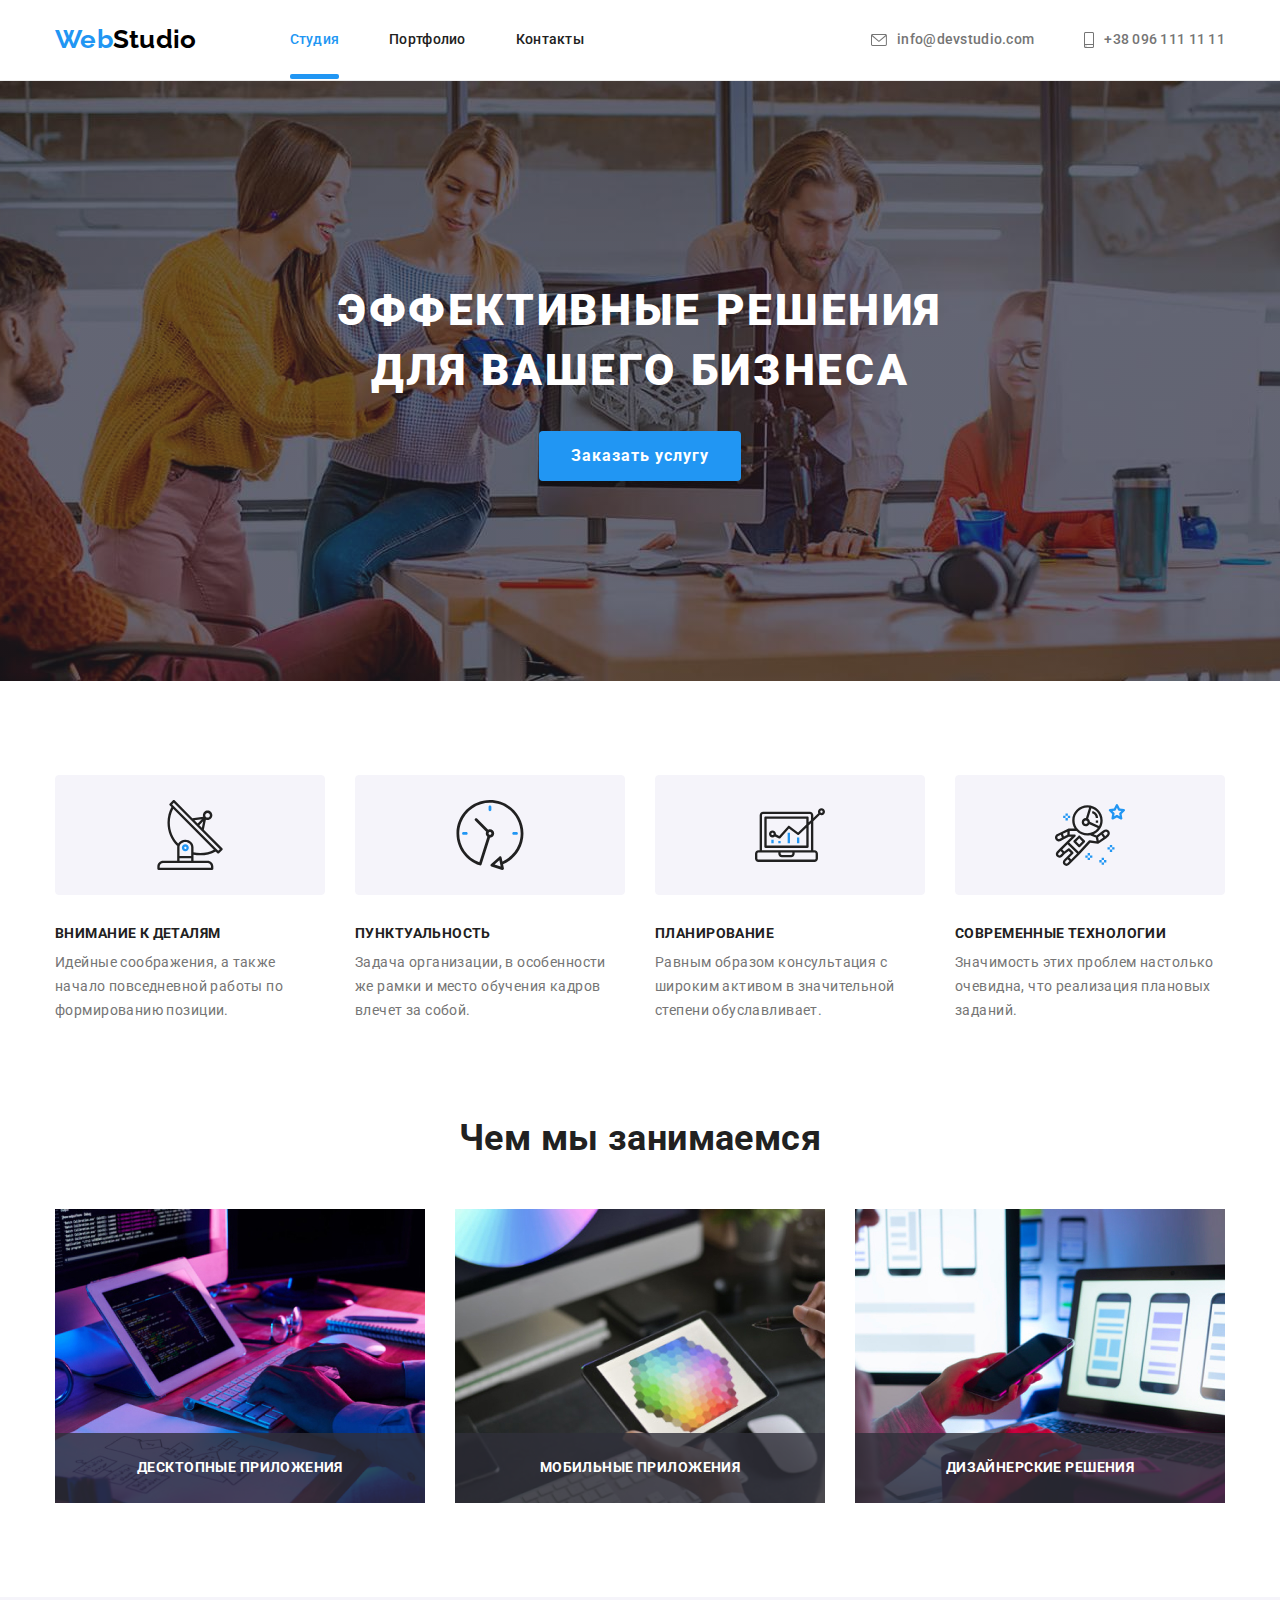
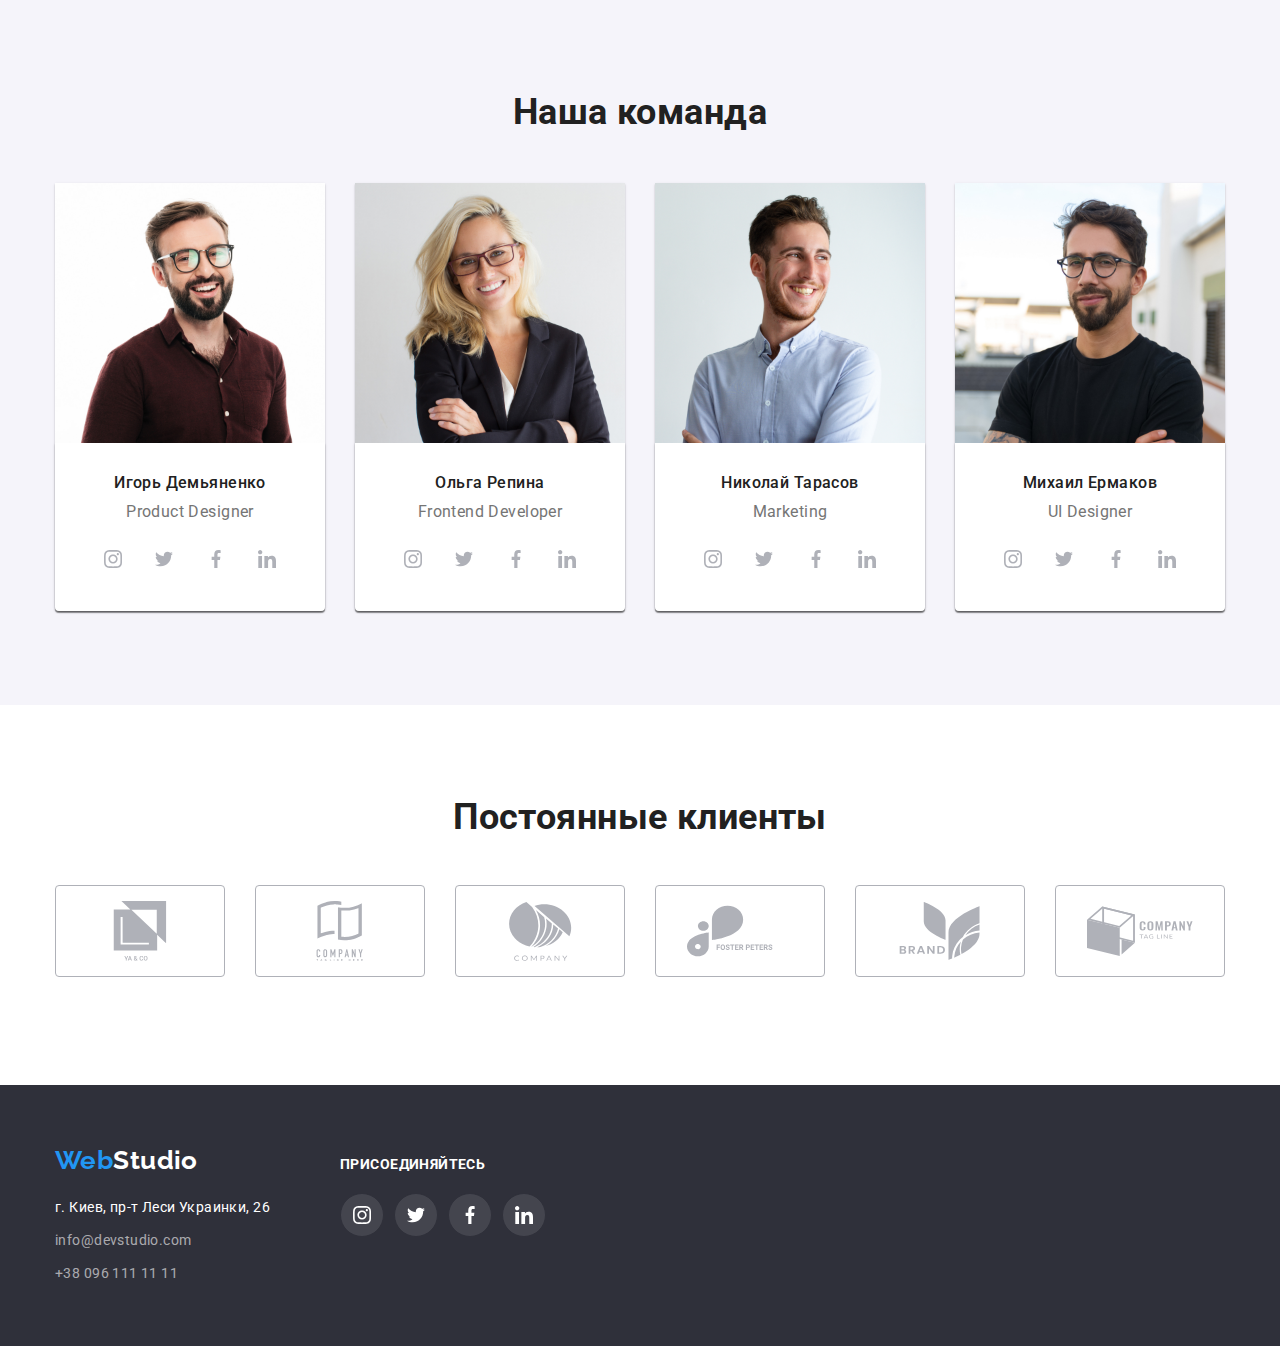
<file: index.html>
<!DOCTYPE html>
<html lang="ru">
<head>
	<meta charset="UTF-8">
	<meta http-equiv="X-UA-Compatible" content="IE=edge">
	<meta name="viewport" content="width=device-width, initial-scale=1.0">
	<title>Студия</title>
    <link href="https://fonts.googleapis.com/css2?family=Raleway:wght@700&family=Roboto:wght@400;500;700;900&display=swap"
        rel="stylesheet">
        <link rel="stylesheet" href="./css/modern-normalize.css" />
    <link rel="stylesheet" href="./css/styles.css" />
</head>
<body>
	<header class="header">
        <div class="container header-nav">
            <nav class="site-nav">
                <a href="./index.html" class="logo">Web<span class="accent-header">Studio</span></a>
                <ul class="list-force">
                    <li class="item"><a href="./index.html" class="link current">Студия</a></li>
                    <li class="item"><a href="./portfolio.html" class="link">Портфолио</a></li>
                    <li class="item"><a href="" class="link">Контакты</a></li>
                </ul>
            </nav>
            <address class="address-header">
                <ul class="list-force">
                    <li class="item">                        
                        <a href="mailto:info@devstudio.com" class="mail-header">
                            <svg class="mail-icon" width="16px" height="12px" aria-hidden="true">
                                <use href="./images/icons.svg#icon-mail"></use>
                            </svg>info@devstudio.com
                        </a>
                    </li>
                    <li class="item">                        
                        <a href="tel:+380961111111" class="tel">
                            <svg class="tel-icon" width="10px" height="16px" aria-hidden="true"> 
                                <use href="./images/icons.svg#icon-smartphone"></use>
                            </svg>+38 096 111 11 11
                        </a>
                    </li>
                </ul>
            </address>
            
        </div>
        

    </header>
	<main>
		<section class="section1 section">
           <div class="container">
                 <h1 class="h1">Эффективные решения <br> для вашего бизнеса</h1>
                 <button class="button1" type="button" data-modal-open>Заказать услугу</button>
                 
                 
           </div>
        </section>
        <section class="section2 section">
            <div class="container">
                <h2 class="visually-hidden">Наши преимущества</h2>
            <ul class="list-adv">
                <li class="item">
                    <div class="thumb">
                        <svg class="icon" width="70px" height="70px" aria-hidden="true">
                            <use href="./images/icons.svg#icon-antenna"></use>
                        </svg>
                    </div>
                    <h3 class="advantage">Внимание к деталям</h3>
                    <p class="description">Идейные соображения, а также начало повседневной работы по формированию позиции.</p>
                </li>
                <li class="item">
                    <div class="thumb">
                        <svg class="icon" width="70px" height="70px" aria-hidden="true">
                            <use href="./images/icons.svg#icon-clock"></use>
                        </svg>
                    </div>
                    <h3 class="advantage">Пунктуальность</h3>
                    <p class="description">Задача организации, в особенности же рамки и место обучения кадров влечет за собой.</p>
                </li>
                <li class="item">
                    <div class="thumb">
                        <svg class="icon" width="70px" height="70px" aria-hidden="true">
                            <use href="./images/icons.svg#icon-diagram"></use>
                        </svg>
                    </div>
                    <h3 class="advantage">Планирование</h3>
                    <p class="description">Равным образом консультация с широким активом в значительной степени обуславливает.</p>
                </li>
                <li class="item">
                    <div class="thumb">
                        <svg class="icon" width="70px" height="70px" aria-hidden="true">
                            <use href="./images/icons.svg#icon-astronaut"></use>
                        </svg>
                    </div>
                    <h3 class="advantage">Современные технологии</h3>
                    <p class="description">Значимость этих проблем настолько очевидна, что реализация плановых заданий.</p>
                </li>

            </ul>
            </div>
        </section>
		<section class="section3 section">
            <!-- Чем мы занимаемся -->
           
            <div class="container">
                <h2 class="h2">Чем мы занимаемся</h2>
                <ul class="list-photo">
                    <li class="item">                        
                            <img class="img" src="./images/photo.jpg" alt="Фото" width="370">
                            <div class="over">
                                <p class="text">Десктопные приложения</p>
                            </div>                        
                    </li>
                    <li class="item">                        
                            <img class="img" src="./images/photo1.jpg" alt="Фото1" width="370">
                            <div class="over">
                                <p class="text">Мобильные приложения</p>
                            </div>                        
                    </li>
                    <li class="item">                        
                            <img class="img" src="./images/photo2.jpg" alt="Фото2" width="370">
                            <div class="over">
                                <p class="text">Дизайнерские решения</p>
                            </div>
                    </li>
                </ul>
            </div>
        </section>
		<section class="section4 section">
			<div class="container">
                <h2 class="h2-name">Наша команда</h2>
                <ul class="list-team">
				    <li class="photo">
					    <img class="img" src="./images/idemyanenko.jpg" alt="Игорь Демьяненко" width="270">                
					    <div class="name-job">
                            <h3 class="h3-name">Игорь Демьяненко</h3>
                            <p class="prof">Product Designer</p> 
                            <ul class="social">
                                <li class="list-team">
                                    <a href="" class="button">
                                        <svg class="button-icon" width="20px" height="20px" aria-label="link instagram">
                                            <use href="./images/icons.svg#icon-instagram"></use>
                                         </svg>
                                    </a>                                        
                                </li>
                                <li class="list-team">
                                    <a href="" class="button">
                                        <svg class="button-icon" width="20px" height="20px" aria-label="link twitter">
                                            <use href="./images/icons.svg#icon-twitter"></use>
                                        </svg>
                                    </a>                                        
                                </li>
                                <li class="list-team">
                                    <a href="" class="button">
                                        <svg class="button-icon" width="20px" height="20px" aria-label="link facebook">
                                            <use href="./images/icons.svg#icon-facebook"></use>
                                        </svg>
                                    </a>                                        
                                </li>
                                <li class="list-team">
                                    <a href="" class="button">
                                        <svg class="button-icon" width="20px" height="20px" aria-label="link linkedin">
                                            <use href="./images/icons.svg#icon-linkedin"></use>
                                        </svg>
                                    </a>                                        
                                </li>
                            </ul>
                        </div>
				    </li>
				        <li class="photo">
					    <img class="img" src="./images/orepina.jpg" alt="Ольга Репина" width="270">
					    <div class="name-job">
                            <h3 class="h3-name">Ольга Репина</h3>
                            <p class="prof">Frontend Developer</p>
                            <ul class="social">
                                <li class="list-team">
                                    <a href="" class="button">
                                        <svg class="button-icon" width="20px" height="20px" aria-label="link instagram">
                                            <use href="./images/icons.svg#icon-instagram"></use>
                                         </svg>
                                    </a>                                        
                                </li>
                                <li class="list-team">
                                    <a href="" class="button">
                                        <svg class="button-icon" width="20px" height="20px" aria-label="link twitter">
                                            <use href="./images/icons.svg#icon-twitter"></use>
                                        </svg>
                                    </a>                                        
                                </li>
                                <li class="list-team">
                                    <a href="" class="button">
                                        <svg class="button-icon" width="20px" height="20px" aria-label="link facebook">
                                            <use href="./images/icons.svg#icon-facebook"></use>
                                        </svg>
                                    </a>                                        
                                </li>
                                <li class="list-team">
                                    <a href="" class="button">
                                        <svg class="button-icon" width="20px" height="20px" aria-label="link linkedin">
                                            <use href="./images/icons.svg#icon-linkedin"></use>
                                        </svg>
                                    </a>                                        
                                </li>
                            </ul>
                        </div>
				    </li>
				    <li class="photo">
					    <img class="img" src="./images/ntarasov.jpg" alt="Николай Тарасов" width="270">
					    <div class="name-job">
                            <h3 class="h3-name">Николай Тарасов</h3>
                            <p class="prof">Marketing</p>
                            <ul class="social">
                                <li class="list-team">
                                    <a href="" class="button">
                                        <svg class="button-icon" width="20px" height="20px" aria-label="link instagram">
                                            <use href="./images/icons.svg#icon-instagram"></use>
                                         </svg>
                                    </a>                                        
                                </li>
                                <li class="list-team">
                                    <a href="" class="button">
                                        <svg class="button-icon" width="20px" height="20px" aria-label="link twitter">
                                            <use href="./images/icons.svg#icon-twitter"></use>
                                        </svg>
                                    </a>                                        
                                </li>
                                <li class="list-team">
                                    <a href="" class="button">
                                        <svg class="button-icon" width="20px" height="20px" aria-label="link facebook">
                                            <use href="./images/icons.svg#icon-facebook"></use>
                                        </svg>
                                    </a>                                        
                                </li>
                                <li class="list-team">
                                    <a href="" class="button">
                                        <svg class="button-icon" width="20px" height="20px" aria-label="link linkedin">
                                            <use href="./images/icons.svg#icon-linkedin"></use>
                                        </svg>
                                    </a>                                        
                                </li>
                            </ul>
                        </div>
				    </li>
				    <li class="photo">
					    <img class="img" src="./images/mermakov.jpg" alt="Михаил Ермаков" width="270">
					    <div class="name-job">
                            <h3 class="h3-name">Михаил Ермаков</h3>
                            <p class="prof">UI Designer</p>
                            <ul class="social">
                                <li class="list-team">
                                    <a href="" class="button">
                                        <svg class="button-icon" width="20px" height="20px" aria-label="link instagram">
                                            <use href="./images/icons.svg#icon-instagram"></use>
                                         </svg>
                                    </a>                                        
                                </li>
                                <li class="list-team">
                                    <a href="" class="button">
                                        <svg class="button-icon" width="20px" height="20px" aria-label="link twitter">
                                            <use href="./images/icons.svg#icon-twitter"></use>
                                        </svg>
                                    </a>                                        
                                </li>
                                <li class="list-team">
                                    <a href="" class="button">
                                        <svg class="button-icon" width="20px" height="20px" aria-label="link facebook">
                                            <use href="./images/icons.svg#icon-facebook"></use>
                                        </svg>
                                    </a>                                        
                                </li>
                                <li class="list-team">
                                    <a href="" class="button">
                                        <svg class="button-icon" width="20px" height="20px" aria-label="link linkedin">
                                            <use href="./images/icons.svg#icon-linkedin"></use>
                                        </svg>
                                    </a>                                        
                                </li>
                            </ul>
                        </div>
				</li>
			</ul>

            </div>
		</section>
        <section class="section5 section">
            <div class="container">
            <!-- Постоянные клиенты -->
            <h2 class="h2-company">Постоянные клиенты</h2>
            <ul class="client">
                <li class="list-client">
                    <a href="" class="button">
                        <svg class="button-icon" width="106px" height="60px" aria-label="company1">
                            <use href="./images/icons.svg#icon-yaco"></use>
                        </svg>
                    </a>                        
                </li>
                <li class="list-client">
                    <a href="" class="button">
                        <svg class="button-icon" width="106px" height="60px" aria-label="company2">
                            <use href="./images/icons.svg#icon-companyhere"></use>
                        </svg>
                    </a>                        
                </li>
                <li class="list-client">
                    <a href="" class="button">
                        <svg class="button-icon" width="106px" height="60px" aria-label="company3">
                            <use href="./images/icons.svg#icon-company"></use>
                        </svg>
                    </a>                        
                </li>
                <li class="list-client">
                    <a href="" class="button">
                        <svg class="button-icon" width="106px" height="60px" aria-label="company4">
                            <use href="./images/icons.svg#icon-fooster"></use>
                        </svg>
                    </a>                       
                </li>
                <li class="list-client">
                    <a href="" class="button">
                        <svg class="button-icon" width="106px" height="60px" aria-label="company5">
                            <use href="./images/icons.svg#icon-brand"></use>
                        </svg>
                    </a>                        
                </li>
                <li class="list-client">
                    <a href="" class="button">
                        <svg class="button-icon" width="106px" height="60px" aria-label="company6">
                            <use href="./images/icons.svg#icon-comanytag"></use>
                        </svg>
                    </a>                        
               </li>
            </ul>
            </div>
        </section>

	</main>
	<footer class="footer">
        <div class="container footer-container">
            <div class="foot">
                    <a href="./index.html" class="footer-logo">Web<span class="accent-footer">Studio</span></a>
                <address>
                    <ul class="list">
                        <li class="footer-link"><a class="address" href="https://bit.ly/3pXMvUd" target="_blank" rel="noopener noreferrer">г. Киев,
                             пр-т Леси
                             Украинки, 26</a></li>
                        <li class="footer-link"><a href="mailto:info@devstudio.com" class="mail-footer">info@devstudio.com</a></li>
                        <li class="footer-link"><a href="tel:+380961111111" class="tel-footer">+38 096 111 11 11</a></li>
                    </ul>
           
                </address>
            </div>
            <div class="social-link">
                <h3 class="h3-foot">присоединяйтесь</h3>
                    <ul class="social-foot">
                        <li class="list">
                            <a href="" class="button">
                                <svg class="button-icon" width="20px" height="20px" aria-hidden="true">
                                    <use href="./images/icons.svg#icon-instagram"></use>
                                </svg>
                            </a>
                        </li>
                        <li class="list">
                            <a href="" class="button">
                                <svg class="button-icon" width="20px" height="20px" aria-hidden="true">
                                    <use href="./images/icons.svg#icon-twitter"></use>
                                </svg>
                            </a>                              
                        </li>
                        <li class="list">
                            <a href="" class="button">
                                <svg class="button-icon" width="20px" height="20px" aria-hidden="true">
                                    <use href="./images/icons.svg#icon-facebook"></use>
                                    </svg>
                            </a>                                
                        </li>
                        <li class="list">
                            <a href="" class="button">
                                <svg class="button-icon" width="20px" height="20px" aria-hidden="true">
                                    <use href="./images/icons.svg#icon-linkedin"></use>
                                </svg>
                            </a>                                
                        </li>
                    </ul>
            </div>
        </div>
        
	</footer>
    <div class="backdrop is-hidden" data-modal>
        <div class="modal">
            <button class="button-close" type="button" data-modal-close>
                <svg class="button-icon-close" width="11px" height="11px" aria-hidden="true">
                    <use href="./images/icons.svg#icon-close"></use>
                </svg>
            </button>
        </div>
     </div>

	<script src="./js/modal.js"></script>
</body>
</html>
</file>
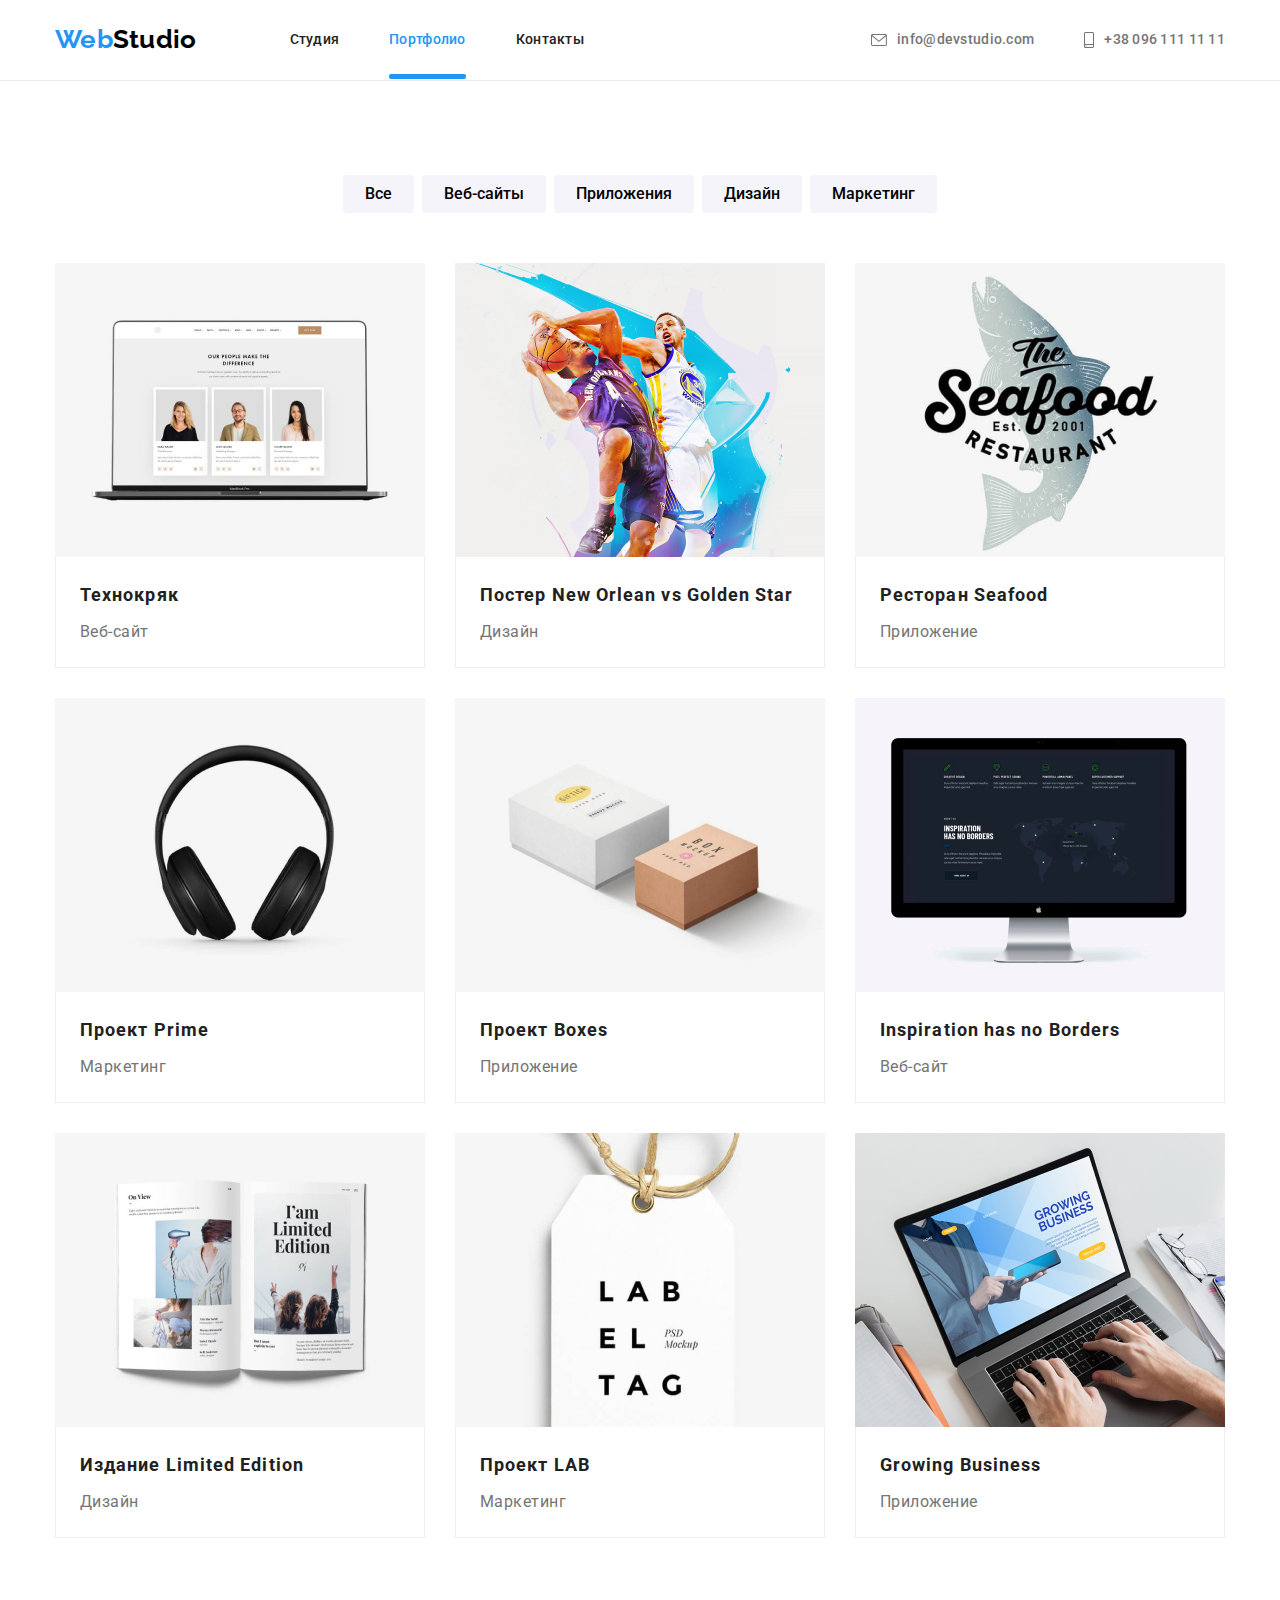
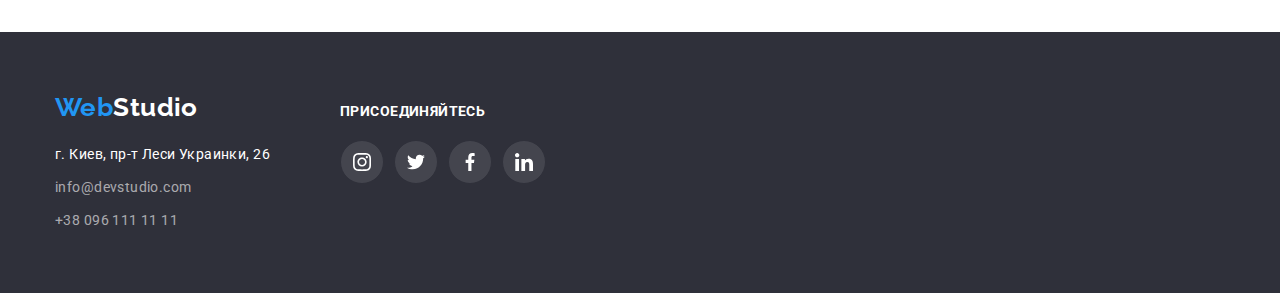
<file: portfolio.html>
<!DOCTYPE html>
<html lang="ru">

<head>
    <meta charset="UTF-8">
	<meta http-equiv="X-UA-Compatible" content="IE=edge">
	<meta name="viewport" content="width=device-width, initial-scale=1.0">
	<title>Студия</title>
    <link href="https://fonts.googleapis.com/css2?family=Raleway:wght@700&family=Roboto:wght@400;500;700;900&display=swap"
        rel="stylesheet">
        <link rel="stylesheet" href="./css/modern-normalize.css" />
    <link rel="stylesheet" href="./css/styles.css" />
   
</head>

<body>
   
   <header class="header">
    <div class="container header-nav">
        <nav class="site-nav">
            <a href="./index.html" class="logo">Web<span class="accent-header">Studio</span></a>
            <ul class="list-force">
                <li class="item"><a href="./index.html" class="link">Студия</a></li>
                <li class="item"><a href="./portfolio.html" class="link current">Портфолио</a></li>
                <li class="item"><a href="" class="link">Контакты</a></li>
            </ul>
        </nav>
        <address class="address-header">
            <ul class="list-force">
                <li class="item">                    
                    <a href="mailto:info@devstudio.com" class="mail-header">
                        <svg class="mail-icon" width="16px" height="12px" aria-hidden="true">
                            <use href="./images/icons.svg#icon-mail"></use>
                        </svg>
                        info@devstudio.com
                    </a>
                </li>
                <li class="item">                    
                    <a href="tel:+380961111111" class="tel">
                        <svg class="tel-icon" width="10px" height="16px" aria-hidden="true"> 
                            <use href="./images/icons.svg#icon-smartphone"></use>
                        </svg>
                        +38 096 111 11 11
                    </a>
                </li>
            </ul>
        </address>        
    </div>
    

</header>

    <main>
        <section class="portfolio section">
            
            <div class="container">
                <h1 class="visually-hidden">Список радиокнопок</h1>
                <ul class="control">
                    <li class="item"><button class="button2" type="button">Все</button></li>
                    <li class="item"><button class="button2" type="button">Веб-сайты</button></li>
                    <li class="item"><button class="button2" type="button">Приложения</button></li>
                    <li class="item"><button class="button2" type="button">Дизайн</button></li>
                    <li class="item"><button class="button2" type="button">Маркетинг</button></li>
                </ul>
            
            <ul class="gallery">
                <li class="item">                                      
                    <a href="" class="list-img">
                        <div class="overlay">                        
                            <img class="img" src="./images/tehnokryak.jpg" alt="ноутбук с портфолио"    width="370">                            
                                <span class="text">Ресурс предлагает комплексные предложения с разным   уровнем функционала и сервисов. Все это позволит посетителю получить  исчерпывающие сведения о компании или частном лице.</span> 
                        </div>                                                       
                        <div class="card"> 
                                <h2 class="projects">Технокряк</h2> 
                                <p class="description2">Веб-сайт</p> 
                        </div>                             
                                          
                    </a>                    
                </li>
                <li class="item">
                    <a href="" class="list-img">
                        <div class="overlay">
                            <img class="img" src="./images/posterno.jpg" 
                            alt="парни с мячем"
                            width="370">
                                <span class="text">Ресурс предлагает комплексные предложения с разным уровнем       функционала и сервисов. Все это позволит посетителю получить исчерпывающие      сведения о компании или частном лице.</span> 
                        </div>  
                        <div class="card">
                                <h2 class="projects">Постер New Orlean vs Golden Star</h2>
                                <p class="description2">Дизайн</p>
                        </div>
                   </a>
                </li>
                <li class="item">
                    <a href="" class="list-img">
                        <div class="overlay">
                            <img class="img" src="./images/seafoodrest.jpg"
                            alt="логотип рыбного ресторана" width="370">
                                <span class="text">Ресурс предлагает комплексные предложения с разным          уровнем   функционала и сервисов. Все это позволит посетителю получить         исчерпывающие    сведения о компании или частном лице.</span> 
                        </div>  
                        <div class="card">
                                <h2 class="projects">Ресторан Seafood</h2>
                                <p class="description2">Приложение</p>
                        </div>                                
                    </a>
                </li>
                <li class="item">
                    <a href="" class="list-img">
                        <div class="overlay">
                            <img class="img" src="./images/projectprime.jpg" 
                            alt="наушники" width="370">
                                <span class="text">Ресурс предлагает комплексные предложения с разным уровнем           функционала и сервисов. Все это позволит посетителю получить исчерпывающие          сведения о компании или частном лице.</span> 
                        </div> 
                        <div class="card">
                                <h2 class="projects">Проект Prime</h2>
                                <p class="description2">Маркетинг</p>
                        </div>                            
                   </a>
                </li>
                <li class="item">
                    <a href="" class="list-img">
                        <div class="overlay">
                            <img class="img" src="./images/projectbox.jpg" 
                            alt="коробки" width="370">
                                <span class="text">Ресурс предлагает комплексные предложения с разным уровнем           функционала и сервисов. Все это позволит посетителю получить исчерпывающие          сведения о компании или частном лице.</span> 
                        </div> 
                        <div class="card">
                                <h2 class="projects">Проект Boxes</h2>
                                <p class="description2">Приложение</p>
                        </div>                            
                  </a>
                </li>
                <li class="item">
                    <a href="" class="list-img">
                        <div class="overlay">
                            <img class="img" src="./images/inspiration.jpg" 
                            alt="монитор" width="370">
                                <span class="text">Ресурс предлагает комплексные предложения с разным уровнем           функционала и сервисов. Все это позволит посетителю получить исчерпывающие          сведения о компании или частном лице.</span> 
                        </div> 
                        <div class="card">
                                <h2 class="projects">Inspiration has no Borders</h2>
                                <p class="description2">Веб-сайт</p>
                        </div>                            
                  </a>
                </li>
                <li class="item">
                    <a href="" class="list-img">
                        <div class="overlay">
                            <img class="img" src="./images/limited.jpg" 
                            alt="журнал" width="370">
                                <span class="text">Ресурс предлагает комплексные предложения с разным   уровнем   функционала и сервисов. Все это позволит посетителю получить    исчерпывающие    сведения о компании или частном лице.</span> 
                        </div> 
                        <div class="card">
                                <h2 class="projects">Издание Limited Edition</h2>
                                <p class="description2">Дизайн</p>
                        </div>                            
                    </a>
                </li>
                <li class="item">
                    <a href="" class="list-img">
                        <div class="overlay">
                            <img class="img" src="./images/projectlab.jpg" 
                            alt="лейба" width="370">
                                <span class="text">Ресурс предлагает комплексные предложения с разным уровнем           функционала и сервисов. Все это позволит посетителю получить исчерпывающие          сведения о компании или частном лице.</span> 
                        </div> 
                        <div class="card">
                                <h2 class="projects">Проект LAB</h2>
                                <p class="description2">Маркетинг</p>
                        </div>                            
                    </a>
                </li>
                <li class="item">
                    <a href="" class="list-img">
                        <div class="overlay">
                            <img class="img" src="./images/growing.jpg" 
                            alt="работа на ноутбуке" width="370">
                                <span class="text">Ресурс предлагает комплексные предложения с разным уровнем           функционала и сервисов. Все это позволит посетителю получить исчерпывающие          сведения о компании или частном лице.</span> 
                        </div>                         
                        <div class="card">
                                <h2 class="projects">Growing Business</h2>
                                <p class="description2">Приложение</p>
                        </div>                        
                    </a>
                </li>
            </ul>
            </div>
        </section>
    
    </main>
    <footer class="footer">
        <div class="container footer-container">
            <div class="foot">
                <a href="./index.html" class="footer-logo">Web<span class="accent-footer">Studio</span></a>
            <address>
                <ul class="list">
                    <li class="footer-link"><a class="address" href="https://bit.ly/3pXMvUd" target="_blank" rel="noopener noreferrer">г. Киев,
                         пр-т Леси
                         Украинки, 26</a></li>
                    <li class="footer-link"><a href="mailto:info@devstudio.com" class="mail-footer">info@devstudio.com</a></li>
                    <li class="footer-link"><a href="tel:+380961111111" class="tel-footer">+38 096 111 11 11</a></li>
                </ul>
            </address>
            </div>
            
            <div class="social-link">
                <h3 class="h3-foot">присоединяйтесь</h3>
                    <ul class="social-foot">
                        <li class="list">
                            <a href="" class="button">
                                <svg class="button-icon" width="20px" height="20px" aria-hidden="true">
                                    <use href="./images/icons.svg#icon-instagram"></use>
                                </svg>
                            </a>
                        </li>
                        <li class="list">
                            <a href="" class="button">
                                <svg class="button-icon" width="20px" height="20px" aria-hidden="true">
                                    <use href="./images/icons.svg#icon-twitter"></use>
                                </svg>
                            </a>                                
                        </li>
                        <li class="list">
                            <a href="" class="button">
                                <svg class="button-icon" width="20px" height="20px" aria-hidden="true">
                                    <use href="./images/icons.svg#icon-facebook"></use>
                                    </svg>
                            </a>                                
                        </li>
                        <li class="list">
                            <a href="" class="button">
                                <svg class="button-icon" width="20px" height="20px" aria-hidden="true">
                                    <use href="./images/icons.svg#icon-linkedin"></use>
                                </svg>
                            </a>                                
                        </li>
                    </ul>
            </div>
        </div>
        
	</footer>
</body>

</html>
</file>
<file: css/styles.css>
:root {
    --pbg-color: #FFFFFF;
    --sbg-color: #F5F4FA;
    --tbg-color: #2F303A;
    --pt-color: #757575;
    --st-color: #212121;
    --tt-color: #ffffff;
    --accent-color: #2196F3;
    --ft-color: rgba(255, 255, 255, 0.6);
    --bb-color: #ECECEC;
    --bbt-color:#EEEEEE;
    --icon-primary-fill: #AFB1B8;
    --icon-background-color: rgba(255, 255, 255, 0.1);
    --bgt-color: rgba(47, 48, 58, 0.8);
    --bgo-color: rgba(33, 150, 243, 0.9);
    --timing-function: cubic-bezier(0.4, 0, 0.2, 1);
    }
    a {
        list-style-type: none;
        text-decoration: none; 
        font-style: normal;
    
    }
  

    address {
        text-decoration: none;
        font-style: normal;

    }
    li {
        text-decoration: none;
        list-style-type: none; 
    }
    h1,
    h2,
    h3,
    h4,
    h5,
    h6,
    p {
	    margin-top: 0;
    }
   

    body {
        background: var(--pbg-color);
        color: var(--pt-color);
        font-family: 'Roboto';
        font-size: 14px;
        letter-spacing: 0.03em;    
    }
    .container {
        max-width: 1200px;
        margin: 0 auto;
        width: 100%;
        padding-left: 15px;
        padding-right: 15px;
    }

/* header */


    .header {
        margin-top: 0;
        border-bottom: 1px solid var(--bb-color);
        background-color: var(--pbg-color);
        font-weight: 500;
        line-height: 1.14;
        letter-spacing: 0.02em; 
    }

    .header-nav {
        display: flex;
        justify-content: space-between;
        align-items: center;
    }
    .logo { 
        font-family: 'Raleway';
        font-weight: 700;
        font-size: 26px;
        line-height: 1.19;
        color: var(--accent-color);
        /* display: flex; */
        padding-top: 24px;
        padding-bottom: 25px;
        margin-right: 93px;
    }

    .accent-header {
        color:#000000;        
    }

    .list-force {
        margin-top: 0;
        margin-bottom: 0;
        padding: 0;
        display: flex; 
        
               
    }      

    .list-force :hover,
    .list-force :focus {
        color: var(--accent-color);
        
        
    }
    .list-force .item {
        margin-right: 50px;
        padding: 0;
    }
    /* .list-force .item:last-child {
        margin-right: 0;
    } */
    .list-force .link,
    .mail-header, .tel {
        transition-property: color;
        transition-duration: 250ms;
        transition-timing-function: cubic-bezier(0.4, 0, 0.2, 1);
        
        padding-top: 32px;
        padding-bottom: 32px;
        
    }

    .site-nav {
        display: flex;
        align-items: center;
        padding: 0;
        justify-content: center;
        
    }

    .site-nav .link {
        position: relative;
        color: var(--st-color); 
             
    }

    .site-nav .link:hover,
    .site-nav .link:focus {    
        color: var(--accent-color);
        
    }
    .site-nav .link::after {
        content: '';
        position: absolute;
        left: 0;
        bottom: 0;
        border-radius: 2px;       
        width: 100%;
        height: 5px;
        background-color: var(--accent-color);
        transform: scaleX(0);
        transition: transform 250ms var(--timing-function);
        
    }
    .site-nav .link:hover::after {
        transform: scaleX(1);
        
        
    }
    .site-nav .link.current {
        color: var(--accent-color);
    }
    .site-nav .current::after {
        transform: scaleX(1);
        
    }

    .address-header {
        display: flex;
        align-items: center;
    }
    
    .list-force .mail-icon {
        transition-property: fill;
        transition-duration: 250ms;
        transition-timing-function: cubic-bezier(0.4, 0, 0.2, 1);     
         margin-right: 10px;        
        fill: var(--pt-color);
        
        
        
    }
    
    .mail-header:hover .mail-icon,
    .mail-header:focus .mail-icon {
        fill: var(--accent-color);
        
    }
   
    .mail-header {
        color: var(--pt-color);  
        display: flex;
        justify-content: center;
        align-items: center;      
    }
    

    .list-force .tel-icon {
        transition-property: fill;
        transition-duration: 250ms;
        transition-timing-function: cubic-bezier(0.4, 0, 0.2, 1);  
         
        margin-right: 10px;
               
        fill: var(--pt-color);
        
        
        
    }
    .tel:hover .tel-icon,
    .tel:focus .tel-icon {
        fill: var(--accent-color);
        
    }

    .tel {
        color: var(--pt-color); 
        display: flex;
        justify-content: center;
        align-items: center;         
    }
    /* Header :end */

    .section {
        padding-top: 94px;
        padding-bottom: 94px;
    }

    /* Section 1 */
    .section1 {
        padding-top: 200px;
        padding-bottom: 200px;
        max-width: 1600px;
        height: 600px;
        margin-left: auto;
        margin-right: auto;
        background-color: var(--tbg-color);
        background-image: linear-gradient( to right,
        rgba(47, 48, 58, 0.4), rgba(47, 48, 58, 0.4)),
        url(../images/mainbg.jpg);
        background-position: center;
        background-repeat: no-repeat;
        background-size: cover;
        
    }
    
    
    .h1 {
        font-weight: 900;
        font-size: 44px;
        line-height: 1.36;
        letter-spacing: 0.06em;
        color: var(--tt-color);
        text-align: center;
        text-transform: uppercase;
        margin-top: 0;
        margin-bottom: 30px;
    }
    
    .button1 {
        padding: 10px 32px;
        min-width: 200px;
        min-height: 50px;
        font-family: 'Roboto';
        background-color: var(--accent-color);
        font-weight: 700;
        font-size: 16px;
        line-height: 1.88;
        letter-spacing: 0.06em;
        color: var(--tt-color);
        margin: 0 auto;
        display: block;
        cursor: pointer;
        border: none;
        box-shadow: 0px 4px 4px rgba(0, 0, 0, 0.15);
        border-radius: 4px;
        transition: background-color 250ms cubic-bezier(0.4, 0, 0.2, 1);
        
    }
   
    .backdrop {
        position: fixed;
        top: 0;
        left: 0;
        
        width: 100%;
        height: 100%;
        background: rgba(0, 0, 0, 0.2);
        opacity: 1;
        transition: opacity 250ms cubic-bezier(0.4, 0, 0.2, 1),
        visibility 250ms cubic-bezier(0.4, 0, 0.2, 1);
        
    }
    .backdrop.is-hidden {
        opacity: 0;
        visibility: hidden;
        pointer-events: none;
        
        
    }
    .backdrop .is-hidden .modal {
        transform: translate(-50%, -50%) scale(0.9);
        
        
        
        
    }
    .modal {
        position: absolute;
        top: 50%;
        left: 50%;
        transform: translate(-50%, -50%) scale(1);
        min-width: 528px;
        min-height: 581px;      
        background: #FFFFFF;
        box-shadow: 0px 1px 3px 
        rgb(0 0 0 / 12%), 0px 1px 1px 
        rgb(0 0 0 / 14%), 0px 2px 1px 
        rgb(0 0 0 / 20%);
        border-radius: 4px;
        
        
        
    }
    .modal .button-close {
        position: absolute;
        display: inline-block;
        align-items: center;
        
        top: 8px;
        right: 8px;
        width: 30px;
        height: 30px;
        padding: 0;
        cursor: pointer;
        background-color: var(--pbg-color);
        border-radius: 50%;
        border: 1px solid rgba(0, 0, 0, 0.1);
        
    }
    .modal .button-icon-close {
        color: #000000
        
    }
   /* Section 1 End */

    /* Section 2 */
    .visually-hidden {
        position: absolute;
        width: 1px;
        height: 1px;
        margin: -1px;
        border: 0;
        padding: 0;
        white-space: nowrap;
        clip-path: inset(100%);
        clip: rect(0 0 0 0);
        overflow: hidden;
    }
    .section2 {
        font-weight: 400;
        line-height: 24px; 
        padding-bottom: 0;
    }

    .list-adv {
        margin-top: 0;
        margin-bottom: 0;
        padding: 0;
        display: flex;
        flex-wrap: wrap;
    }

    .list-adv .item {
        margin-top: 0;
        width: 270px;
        margin-right: 30px;
        padding: 0;
    }

    .list-adv .item:last-child {
        margin-right: 0;
    }

    .list-adv .icon {
        display: block;
       
    }
    .list-adv .thumb {
        display: flex;
        justify-content: center;
        align-items: center;
        width: 270px;
        height: 120px;
        border: 1px solid var(--sbg-color);
        border-radius: 4px;
        background-color: var(--sbg-color);
        margin-bottom: 30px;
    }

    .advantage {
        padding: 0;
        margin-top: 0;
        margin-bottom: 10px;
       
        font-weight: 700;
        font-size: 14px;
        line-height: 1.17;
        color: var(--st-color);
        text-transform: uppercase;
    }

    .description { 
        width: 270px;
        font-weight: 400;
        line-height: 1.71;
        margin-bottom: 0;
    }
    /* Section 2 End */

    /* Section 3 */

    .h2 {
        margin-top: 0;
        margin-bottom: 50px;
        font-weight: 700;
        font-size: 36px;
        line-height: 1.17;
        text-align: center;
        color: var(--st-color);
    }

    .list-photo {
        margin: 0;
        display: flex;
        justify-content: space-between;
        padding-left: 0;
    }

    .list-photo .item {
        position: relative;        
        padding: 0;
        
    }
    .list-photo .img {
        display: block;
    }

   
    .list-photo .over {
        position: absolute;
        transform: translatey(-100%);
        margin: 0;
        padding: 0;       
        
        width: 370px;
        height: 70px;
        background-color: var(--bgt-color) ;
        
        
        
    }
    .list-photo .text {         
        margin: 0;
        width: 100%;
        height: 100%;
        padding-top: 27px;
        padding-bottom: 27px;
        font-weight: 700;
        font-size: 14px;
        line-height: 1.14;
        text-align: center;        
        letter-spacing: 0.03em;
        text-transform: uppercase;
        color: var(--pbg-color);
        
    }

    /* Section 3 End */

    /* Section 4 */

    .section4 {
        background-color: var(--sbg-color);
    }
    .h2-name {
        margin-top: 0;
        margin-bottom: 50px;
        font-weight: 700;
        font-size: 36px;
        line-height: 1.17;
        text-align: center;
        color: var(--st-color);
    }

    .h3-name {
        
        
        /* padding-bottom: 10px; */
        margin-bottom: 10px;
        font-weight: 500;
        font-size: 16px;
        line-height: 1.19;
        text-align: center;
        color: var(--st-color);
    }

    /* .our-team {
        padding: 30px 0;
        background-color: var(--pbg-color);
        box-shadow: 0px 1px 3px rgba(0, 0, 0, 0.12), 0px 1px 1px rgba(0, 0, 0, 0.14), 0px 2px 1px rgba(0, 0, 0, 0.2);
        border-radius: 0px 0px 4px 4px;
    } */
    .list-team {
      
        margin: 0;
        display: flex;
        padding: 0;
    }
    .list-team .photo {
        display: block;
        padding: 0;
        margin-right: 30px;
        box-shadow: 0px 1px 3px 
        rgba(0, 0, 0, 0.12), 0px 1px 1px 
        rgba(0, 0, 0, 0.14), 0px 2px 1px 
        rgba(0, 0, 0, 0.2);
        border-radius: 0px 0px 4px 4px;
    }
    .list-team .photo:last-child {
        margin-right: 0;
        
    }
    .list-team .img {
        display: block;
    }
    .name-job {
        padding: 30px 0;
        background-color: var(--pbg-color);
        box-shadow: 0px 1px 3px rgba(0, 0, 0, 0.12), 0px 1px 1px rgba(0, 0, 0, 0.14), 0px 2px 1px rgba(0, 0, 0, 0.2);
        border-radius: 0px 0px 4px 4px;
    }

    .prof {
        font-size: 16px;
        line-height: 1.19;
        text-align: center;
        margin-bottom: 0;
        padding: 0;
    }
    .social {
        display: flex;
        justify-content: space-around;
        padding: 0;
        margin-top: 16px;
        margin-left: 32px;
        margin-right: 32px;
    }
    .social .list-team {
        display: flex;
    }
    .list-team .button {
        display: flex;
        align-items: center;
        border: 1px solid var(--pbg-color);
        border-radius: 50%;
        padding: 0;
        padding: 12px 12px;
        background-color: var(--pbg-color);
        cursor: pointer;
        width: 44px;
        height: 44px;
        position: relative;
        transition: fill 250ms cubic-bezier(0.4, 0, 0.2, 1), 
        background-color 250ms cubic-bezier(0.4, 0, 0.2, 1),
        border 250ms cubic-bezier(0.4, 0, 0.2, 1);
}


        
        
    
    .list-team .button:hover,
    .list-team .button:focus {
        border: 1px solid var(--accent-color);
        border-radius: 50%;
        background-color: var(--accent-color);
        
        fill: var(--third-text-color); 
    }
    
    
    .button-icon {
        fill: var(--icon-primary-fill);
        transition: fill 250ms cubic-bezier(0.4, 0, 0.2, 1);
        
       
       
    }
    .list-team .button:hover .button-icon,
    .list-team .button:focus .button-icon {
        fill: var(--tt-color);
        
        
    }
    /* Section 4 End */
    /* section 5 */

    .section5 {
        background-color: var(--pbg-color);
    }   
    .h2-company {
        font-weight: 700;
        font-size: 36px;
        color: var(--st-color);
        line-height: 1.17;
        line-height: 100%;
        text-align: center;
        margin-bottom: 50px;
    }
    .client {
        display: flex;
        padding: 0;
    
        
    }
    .client .list-client {
        margin-top: 0;
        margin-right: 30px;
        padding: 0;
        
        
    }
    
    .client .list-client:last-child {
        margin-right: 0;
    }
    .client .list-client:first-child {
        margin-left: 0px;
    }
    .list-client .button {
        
        display: flex;
        justify-content: center;
        align-items: center;
        border: 1px solid var(--icon-primary-fill);
        border-radius: 4px;
        background-color: var(--pbg-color);    
        padding: 0;
        width: 170px;
        height: 92px;
        cursor: pointer;
        transition: fill, background-color, border  2250ms cubic-bezier(0.4, 0, 0.2, 1);
        
  
     
    }
    
    .list-client .button:hover,
    .list-client .button:focus { 
        border: 1px solid var(--accent-color);
        
        
    }
    .list-client .button:hover {
        fill: var(--accent-color);
    }
    
    .list-client .button-icon {
        padding: 0;
        margin: 0;
        fill: var(--icon-primary-fill);
        transition: fill 250ms cubic-bezier(0.4, 0, 0.2, 1);
        
    }
    
    .list-client .button:hover .button-icon,
    .list-client .button:focus .button-icon {   
        fill: var(--accent-color);
        
       
    }

    /* section 5 end */
    /* Footer */

    .footer {
        background-color: var(--tbg-color);
        padding: 0;
        padding-bottom: 60px; 
        padding-top: 60px;       
    }
    .footer-container {
        display: flex;
        align-items: baseline;
    }
    .footer-link {
        margin-bottom: 9px;
        
    }
    .footer-link:last-child {
        margin-bottom: 0;
    }

    .footer-logo { 
        font-family: 'Raleway';
        font-weight: 700;
        font-size: 26px;
        line-height: 1.19;
        color: var(--accent-color);
        display: inline-block;
        margin-bottom: 20px;
    }

    .accent-footer {
        color: var(--tt-color);       
    }

    .address {
        margin-bottom: 0;
        line-height: 1.71;
        color: var(--tt-color);
        transition-property: color;
        transition-duration: 250ms;
        transition-timing-function: cubic-bezier(0.4, 0, 0.2, 1); 
              
    }

    .address:hover {
        color:var(--accent-color);
        
    }

    .address:focus {
        color: var(--accent-color);
        
    }

    .list {
        margin: 0;
        padding-left:0;
    }
    

    .mail-footer {
        margin-bottom: 0;
        font-weight: 400;
        line-height: 1.71;
        color: var(--ft-color);
        text-decoration: none;
        font-style: normal;
        transition-property: color;
        transition-duration: 250ms;
        transition-timing-function: cubic-bezier(0.4, 0, 0.2, 1);
        
    }
    .mail-footer:hover {
        color: var(--accent-color);
        
    }
    .mail-footer:focus {
        color: var(--accent-color);
        
    }

    .tel-footer {
        
        line-height: 1.71;
        color: var(--ft-color);
        text-decoration: none;
        font-style: normal;
        transition-property: color;
        transition-duration: 250ms;
        transition-timing-function: cubic-bezier(0.4, 0, 0.2, 1);
        
    }
    
    .tel-footer:hover {
        color: var(--accent-color);
        
    }
    .tel-footer:focus {
        color: var(--accent-color);
        
    }
    .h3-foot {
        margin-top: 12px;
        margin-bottom: 20px;
        margin-left: 70px;
        margin-right: 70px;
        font-weight:700;
        font-size: 14px;
        line-height: 1.14;
        text-transform: uppercase;   
        color: var(--tt-color); 
    }
    .footer .social-link {
        margin: 0;
        padding: 0;
    }
    .social-foot {
        display: flex;
        padding: 0;
        margin-top: 20px;
        margin-left: 0;
    }
    
    .social-foot .list {
        margin-right: 10px;
        display: flex;
    }
    .social-foot .list:first-child {
        margin-left: 70px;
    }
    .social-foot .list:last-child {
        margin-right: 70px;
    }
    .social-foot .list .button {
        display: flex;
        align-items: center;
        border: 1px solid var(--tbg-color);
        padding: 0;
        padding: 12px 12px;
        cursor: pointer;
        width: 44px;
        height: 44px;
        border-radius: 50%;
        position: relative;
        background: var(--icon-background-color);
        transition: fill 250ms cubic-bezier(0.4, 0, 0.2, 1), 
        background-color 250ms cubic-bezier(0.4, 0, 0.2, 1),
        border 250ms cubic-bezier(0.4, 0, 0.2, 1);
        
        
    }
    .social-foot .list .button:hover,
    .social-foot .list .button:focus {
        border: 1px solid var(--accent-color);
        border-radius: 50%;
        background-color: var(--accent-color);
        
    }
    .social-foot .button-icon {
        fill: var(--tt-color);
        
       
    }
    .list-team .button:hover .button-icon,
    .list-team .button:focus .button-icon {
        fill: var(--tt-color);
        
    }
    /* Footer End */

    /* Modal */



    /* Portfolio */
    
    
    .control {
        padding-left: 0;
        font-family: 'Roboto';
        font-weight: 500;
        font-size: 16px;
        line-height: 1.63;
        text-align: center;
        list-style-type: none;
        color: var(--st-color);
        display: flex;
        justify-content: center;
        margin-bottom: 50px;
        margin-top: 0;
    }
    .control .item {
        margin-right: 8px;
    }
    .item:last-child {
        margin-right: 0;
    } 
    .button2 {
        font-family: 'Roboto';
        background-color: var(--sbg-color);
        font-weight: 500;
        font-size: 16px;
        line-height: 1.63;
        border: none;
        padding: 6px 22px;
        border-radius: 4px;
        transition: fill 2250ms cubic-bezier(0.4, 0, 0.2, 1), 
        background-color 2250ms cubic-bezier(0.4, 0, 0.2, 1),
        color 2250ms cubic-bezier(0.4, 0, 0.2, 1);
        
                
    }
    .button2:hover,
    .button2:focus {
        background-color: var(--accent-color);
        box-shadow: 0px 3px 1px rgba(0, 0, 0, 0.1), 0px 1px 2px rgba(0, 0, 0, 0.08), 0px 2px 2px rgba(0, 0, 0, 0.12); 
        color: var(--tt-color);
        cursor: pointer;
        
    }
    .button2:focus {
        background-color: var(--accent-color);
        color: var(--tt-color);
        
    }
        
    .gallery {
        padding-left: 0;
        display: flex;
        flex-wrap: wrap;
        margin: 0;
    }   
    .gallery .item {
        border: 1px solid var(--bbt-clr);
        list-style-type: none;
        width: 370px;
        margin-right: 30px;
        margin-bottom: 30px;
                       
      }
      .gallery .item:hover {
        box-shadow: 0px 1px 1px rgba(0, 0, 0, 0.12), 0px 4px 4px rgba(0, 0, 0, 0.06), 1px 4px 6px rgba(0, 0, 0, 0.16);
        cursor: pointer;
        
    }
    .gallery .list-img {
        text-decoration: none;
               
    }
    .gallery .img {
        display: block;
    }
    
    .gallery .card { 
        padding: 20px 24px;
        border-right: 1px solid var(--bbt-color); 
        border-bottom: 1px solid var(--bbt-color);
        border-left: 1px solid var(--bbt-color); 
    }    
    .gallery .item:nth-child(3n) {
        margin-right: 0;
    }
    .gallery .item:nth-child(n + 7) {
        margin-bottom: 0;
    }
    .gallery .overlay {
        position: relative;        
        overflow: hidden;        

    }
    .gallery .item:hover .text {
        transform: translateY(0);
       
    }

    .gallery .text { 
        position: absolute;        
        top: 0;
        left: 0;
        width: 100%;
        height: 100%;  
        padding: 63px 24px; 
        background-color: var(--bgo-color);             
        color: var(--tt-color);
        font-weight: 400;
        font-size: 18px;
        line-height: 1.56;
        letter-spacing: 0.03em;
        transform: translateY(100%);
        transition:  transform 250ms var(--timing-function);
    }
    
    .projects {
        font-weight: 700;
        font-size: 18px;
        line-height: 2;
        letter-spacing: 0.06em; 
        color: var(--st-color);
        margin: 0;
        margin-bottom: 4px;
    }    
    .description2 {
        font-weight: 400;
        font-size: 16px;
        line-height: 1.88;
        margin: 0; 
        letter-spacing: 0.03em;
        color: var(--pt-color);  
    }
</file>
